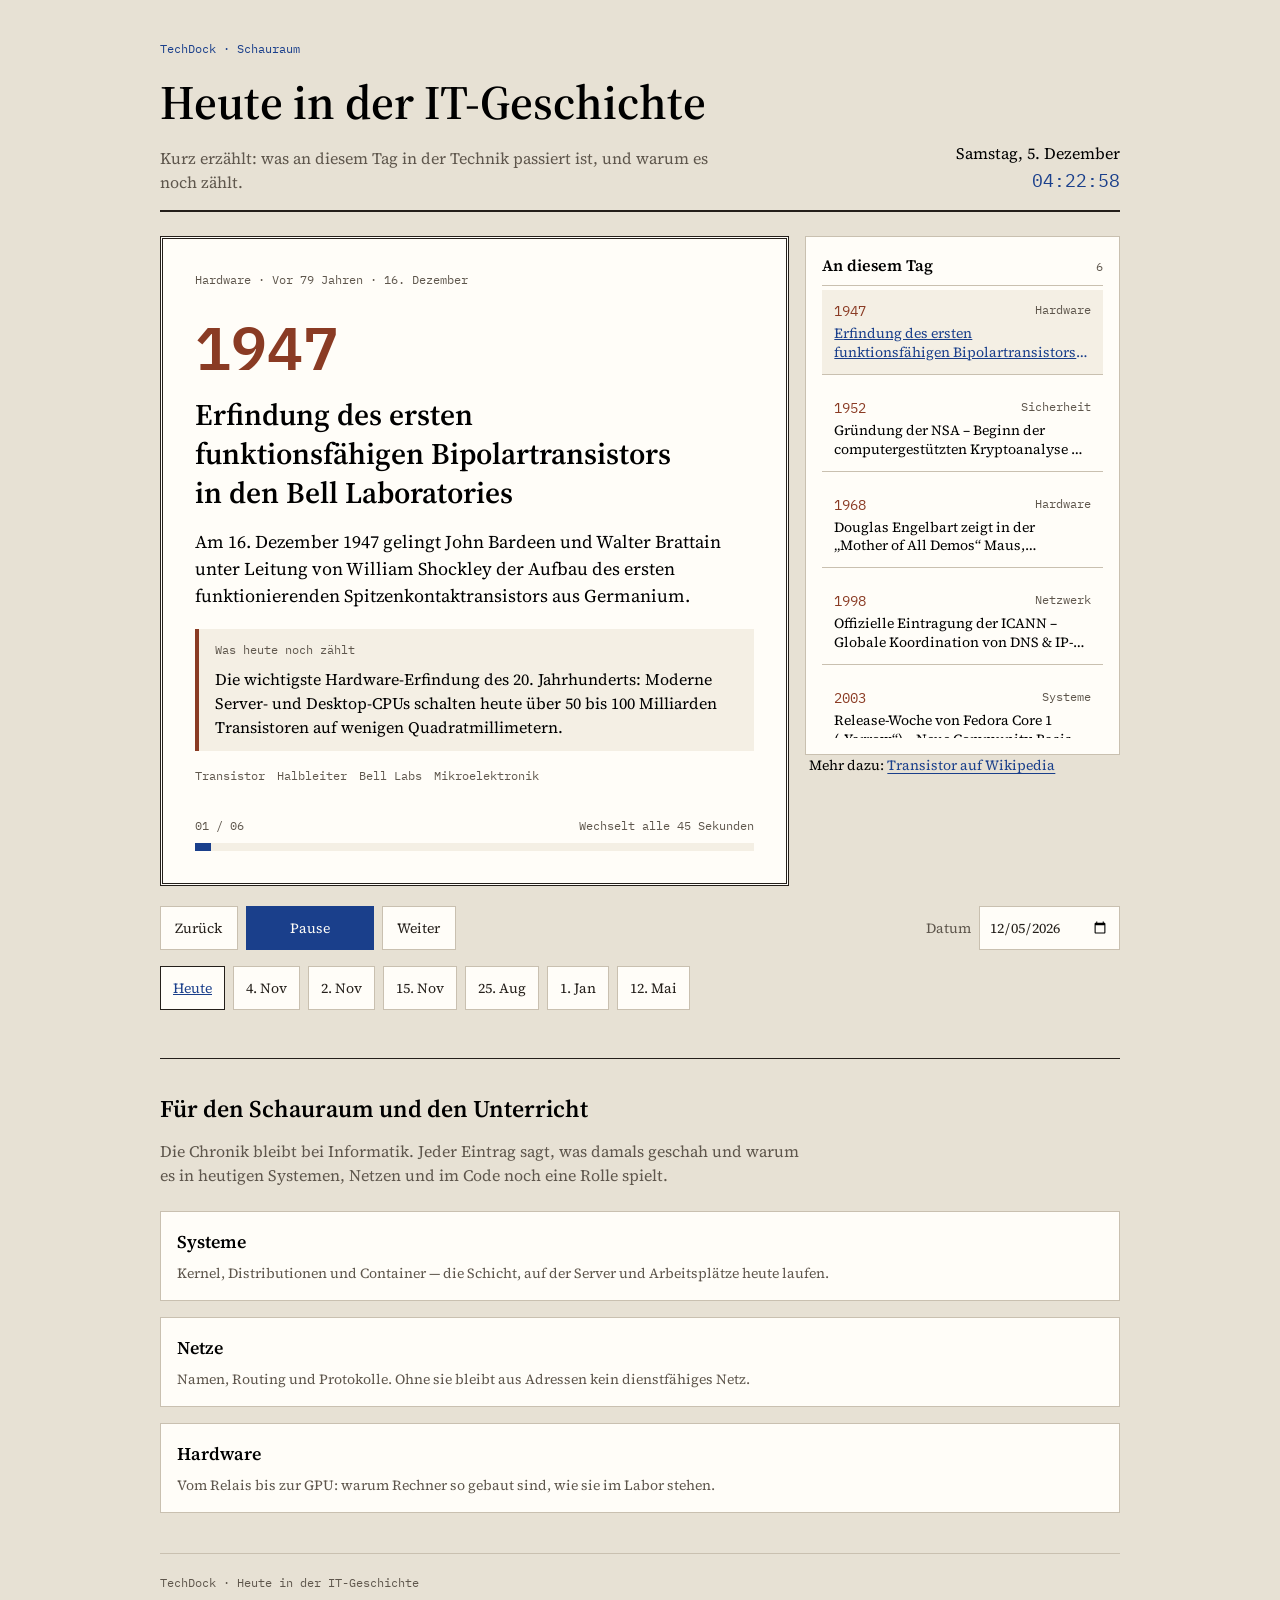
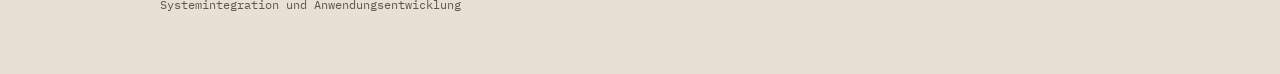
<file: index.html>
<!DOCTYPE html>
<html lang="de">
<head>
  <meta charset="utf-8">
  <meta name="viewport" content="width=device-width, initial-scale=1">
  <title>TechDock · IT-Geschichte</title>
  <meta name="description" content="Heute in der IT-Geschichte. TechDock zeigt Meilensteine aus Informatik, Netzen, Hardware und Sicherheit.">
  <meta name="theme-color" content="#e7e1d4">
  <link rel="icon" href="favicon.svg" type="image/svg+xml">
  <link rel="preconnect" href="https://fonts.googleapis.com">
  <link rel="preconnect" href="https://fonts.gstatic.com" crossorigin>
  <link rel="stylesheet" href="https://fonts.googleapis.com/css2?family=IBM+Plex+Mono:wght@500;600&family=Source+Serif+4:opsz,wght@8..60,400;8..60,600;8..60,700&display=swap">
  <link rel="stylesheet" href="styles.css">
</head>
<body>
  <div class="wrap">
    <header class="mast">
      <p class="kicker">TechDock · Schauraum</p>
      <div class="mast-row">
        <div>
          <h1>Heute in der IT-Geschichte</h1>
          <p class="lede">Kurz erzählt: was an diesem Tag in der Technik passiert ist, und warum es noch zählt.</p>
        </div>
        <div class="when">
          <p id="long-date"></p>
          <p class="clock" id="clock">––:––:––</p>
        </div>
      </div>
    </header>

    <section class="stage" aria-label="Meilenstein des Tages">
      <article class="frame">
        <div id="story"></div>
        <div>
          <div class="progress-meta">
            <span id="counter"></span>
            <span id="play-state">Wechselt alle 45 Sekunden</span>
          </div>
          <div class="track" aria-hidden="true"><div class="bar" id="bar"></div></div>
        </div>
      </article>
      <aside>
        <div class="panel">
          <div class="panel-head">
            <h3>An diesem Tag</h3>
            <span class="count" id="count"></span>
          </div>
          <div class="list" id="list"></div>
        </div>
        <p class="more" id="more"></p>
      </aside>
    </section>

    <section class="controls" aria-label="Steuerung">
      <div class="row">
        <button class="btn" type="button" id="prev" aria-label="Vorheriger Meilenstein">Zurück</button>
        <button class="btn solid" type="button" id="toggle">Pause</button>
        <button class="btn" type="button" id="next" aria-label="Nächster Meilenstein">Weiter</button>
        <label>Datum <input type="date" id="date"></label>
      </div>
      <div class="chips" id="chips"></div>
    </section>

    <section class="about" aria-label="Über die Chronik">
      <h2>Für den Schauraum und den Unterricht</h2>
      <p>Die Chronik bleibt bei Informatik. Jeder Eintrag sagt, was damals geschah und warum es in heutigen Systemen, Netzen und im Code noch eine Rolle spielt.</p>
      <div class="pillars">
        <div class="pillar">
          <h3>Systeme</h3>
          <p>Kernel, Distributionen und Container — die Schicht, auf der Server und Arbeitsplätze heute laufen.</p>
        </div>
        <div class="pillar">
          <h3>Netze</h3>
          <p>Namen, Routing und Protokolle. Ohne sie bleibt aus Adressen kein dienstfähiges Netz.</p>
        </div>
        <div class="pillar">
          <h3>Hardware</h3>
          <p>Vom Relais bis zur GPU: warum Rechner so gebaut sind, wie sie im Labor stehen.</p>
        </div>
      </div>
    </section>

    <footer class="foot">
      <p>TechDock · Heute in der IT-Geschichte</p>
      <p>Systemintegration und Anwendungsentwicklung</p>
    </footer>
  </div>
  <script src="app.js"></script>
</body>
</html>
</file>
<file: styles.css>
:root {
  --ink: #e7e1d4;
  --panel: #fffdf8;
  --panel-2: #f4efe4;
  --line: #c9c0b0;
  --fg: #241f1a;
  --muted: #5e564c;
  --cyan: #1a3f8b;
  --amber: #8a3b24;
  --sans: "Source Serif 4", Georgia, "Times New Roman", serif;
  --mono: "IBM Plex Mono", "Courier New", monospace;
}

* { box-sizing: border-box; }

html, body { overflow-x: hidden; }

body {
  margin: 0;
  min-height: 100vh;
  background: var(--ink);
  font-family: var(--sans);
  line-height: 1.5;
}

h1, h2, h3 { text-wrap: balance; margin: 0; font-weight: 600; }
p { text-wrap: pretty; margin: 0; }
button, input { font-family: inherit; }
button { cursor: pointer; }
a { color: var(--cyan); text-underline-offset: 3px; }
::selection { background: #d5deef; color: var(--fg); }

.wrap {
  max-width: 64rem;
  margin: 0 auto;
  padding: 1.5rem 1rem 2.5rem;
}

.mast {
  border-bottom: 2px solid var(--fg);
  padding-bottom: 1rem;
}

.kicker {
  font-family: var(--mono);
  font-size: 0.75rem;
  color: var(--cyan);
  margin: 0;
}

.mast-row {
  display: flex;
  flex-wrap: wrap;
  align-items: flex-end;
  justify-content: space-between;
  gap: 1rem;
  margin-top: 0.5rem;
}

h1 { font-size: 1.875rem; }
.lede { margin-top: 0.5rem; max-width: 36rem; color: var(--muted); }
.when { text-align: left; }
.clock {
  font-family: var(--mono);
  font-size: 1.125rem;
  color: var(--cyan);
  font-variant-numeric: tabular-nums;
  margin-top: 0.15rem;
}

.stage {
  display: grid;
  gap: 1rem;
  margin-top: 1.5rem;
  align-items: start;
  min-width: 0;
}
.stage > * { min-width: 0; }

.frame {
  background: var(--panel);
  border: 3px double var(--fg);
  padding: 1.25rem;
  display: flex;
  flex-direction: column;
  justify-content: space-between;
  gap: 2rem;
  min-width: 0;
}

.meta, .year, .tag, .progress-meta, .count, .foot {
  font-family: var(--mono);
}

.meta, .tag, .progress-meta, .count { font-size: 0.75rem; color: var(--muted); }
.year {
  font-size: 3rem;
  font-weight: 600;
  color: var(--amber);
  margin: 0.75rem 0 0.25rem;
}
h2.title { font-size: 1.5rem; line-height: 1.3; }
.desc { margin-top: 1rem; font-size: 1rem; max-width: 48rem; }

blockquote {
  margin: 1.25rem 0 0;
  border-left: 4px solid var(--amber);
  background: var(--panel-2);
  padding: 0.75rem 1rem;
}
blockquote p + p { margin-top: 0.5rem; }

.tags { display: flex; flex-wrap: wrap; gap: 0.25rem 0.75rem; list-style: none; padding: 0; margin: 1rem 0 0; }

.progress-meta { display: flex; justify-content: space-between; margin-bottom: 0.5rem; }
.track { height: 0.5rem; background: var(--panel-2); }
.bar { height: 100%; background: var(--cyan); width: 0; }

.panel {
  background: var(--panel);
  border: 1px solid var(--line);
  padding: 1rem;
  min-width: 0;
}
.panel-head {
  display: flex;
  justify-content: space-between;
  align-items: baseline;
  gap: 0.75rem;
  border-bottom: 1px solid var(--line);
  padding-bottom: 0.5rem;
  margin-bottom: 0.25rem;
}
h3 { font-size: 1rem; }

.list {
  display: flex;
  gap: 0.75rem;
  width: 100%;
  max-width: 100%;
  min-width: 0;
  overflow-x: auto;
  padding-bottom: 0.25rem;
  scrollbar-width: thin;
  scrollbar-color: var(--line) transparent;
}
.list button {
  min-width: 16rem;
  flex: 0 0 auto;
  border: 0;
  border-bottom: 1px solid var(--line);
  background: transparent;
  text-align: left;
  padding: 0.75rem;
  color: inherit;
}
.list button:hover, .list button[aria-current="true"] { background: var(--panel-2); }
.list button[aria-current="true"] .item-title { color: var(--cyan); text-decoration: underline; }
.item-top { display: flex; justify-content: space-between; gap: 0.75rem; }
.item-year { font-family: var(--mono); font-size: 0.875rem; color: var(--amber); }
.item-cat { font-family: var(--mono); font-size: 0.75rem; color: var(--muted); overflow: hidden; text-overflow: ellipsis; white-space: nowrap; }
.item-title {
  margin-top: 0.25rem;
  font-size: 0.875rem;
  line-height: 1.35;
  display: -webkit-box;
  -webkit-line-clamp: 2;
  -webkit-box-orient: vertical;
  overflow: hidden;
}

.more { padding: 0 0.25rem; font-size: 0.875rem; }

.controls { margin-top: 1.25rem; display: flex; flex-direction: column; gap: 1rem; }
.row { display: flex; flex-wrap: wrap; align-items: center; gap: 0.5rem; }
.row label { display: flex; align-items: center; gap: 0.5rem; color: var(--muted); font-size: 0.875rem; }

.btn {
  min-height: 2.75rem;
  border: 1px solid var(--line);
  background: var(--panel);
  color: var(--fg);
  padding: 0 0.9rem;
  font-size: 0.875rem;
}
.btn:hover { border-color: var(--fg); }
.btn.solid {
  background: var(--cyan);
  border-color: var(--cyan);
  color: var(--panel);
  min-width: 8rem;
}
.btn.solid:hover { background: #15367a; }
.chips { display: flex; flex-wrap: wrap; gap: 0.5rem; }
.chip {
  min-height: 2.75rem;
  border: 1px solid var(--line);
  background: var(--panel);
  color: var(--fg);
  padding: 0 0.75rem;
  font-size: 0.875rem;
}
.chip:hover { border-color: var(--fg); }
.chip[aria-pressed="true"] { border-color: var(--fg); color: var(--cyan); text-decoration: underline; }

input[type="date"] {
  height: 2.75rem;
  max-width: 100%;
  border: 1px solid var(--line);
  background: var(--panel);
  color: var(--fg);
  padding: 0 0.6rem;
  font-size: 0.875rem;
  color-scheme: light;
}

.about { margin-top: 3rem; border-top: 1px solid var(--fg); padding-top: 2rem; }
.about h2 { font-size: 1.5rem; }
.about > p { margin-top: 0.75rem; max-width: 40rem; color: var(--muted); }
.pillars { margin-top: 1.5rem; display: grid; gap: 1rem; }
.pillar { background: var(--panel); border: 1px solid var(--line); padding: 1rem; }
.pillar h3 { font-size: 1.125rem; }
.pillar p { margin-top: 0.5rem; font-size: 0.875rem; color: var(--muted); }

.foot {
  margin-top: 2.5rem;
  border-top: 1px solid var(--line);
  padding: 1.25rem 0;
  font-size: 0.75rem;
  color: var(--muted);
}
.foot p + p { margin-top: 0.25rem; }

.slide-in { animation: rise 280ms ease; }
@keyframes rise { from { opacity: 0; } to { opacity: 1; } }
@media (prefers-reduced-motion: reduce) { .slide-in { animation: none; } }

@media (min-width: 720px) {
  .wrap { padding: 2.5rem 2rem; }
  h1 { font-size: 3rem; }
  .when { text-align: right; }
  .row label { margin-left: auto; }
  .frame { padding: 2rem; }
  .year { font-size: 3.75rem; }
  h2.title { font-size: 1.875rem; }
  .desc { font-size: 1.125rem; }
}

@media (min-width: 960px) {
  .stage { grid-template-columns: 2fr 1fr; }
  .list { flex-direction: column; max-height: 28rem; overflow-y: auto; overflow-x: hidden; }
  .list button { min-width: 0; }
}
</file>
